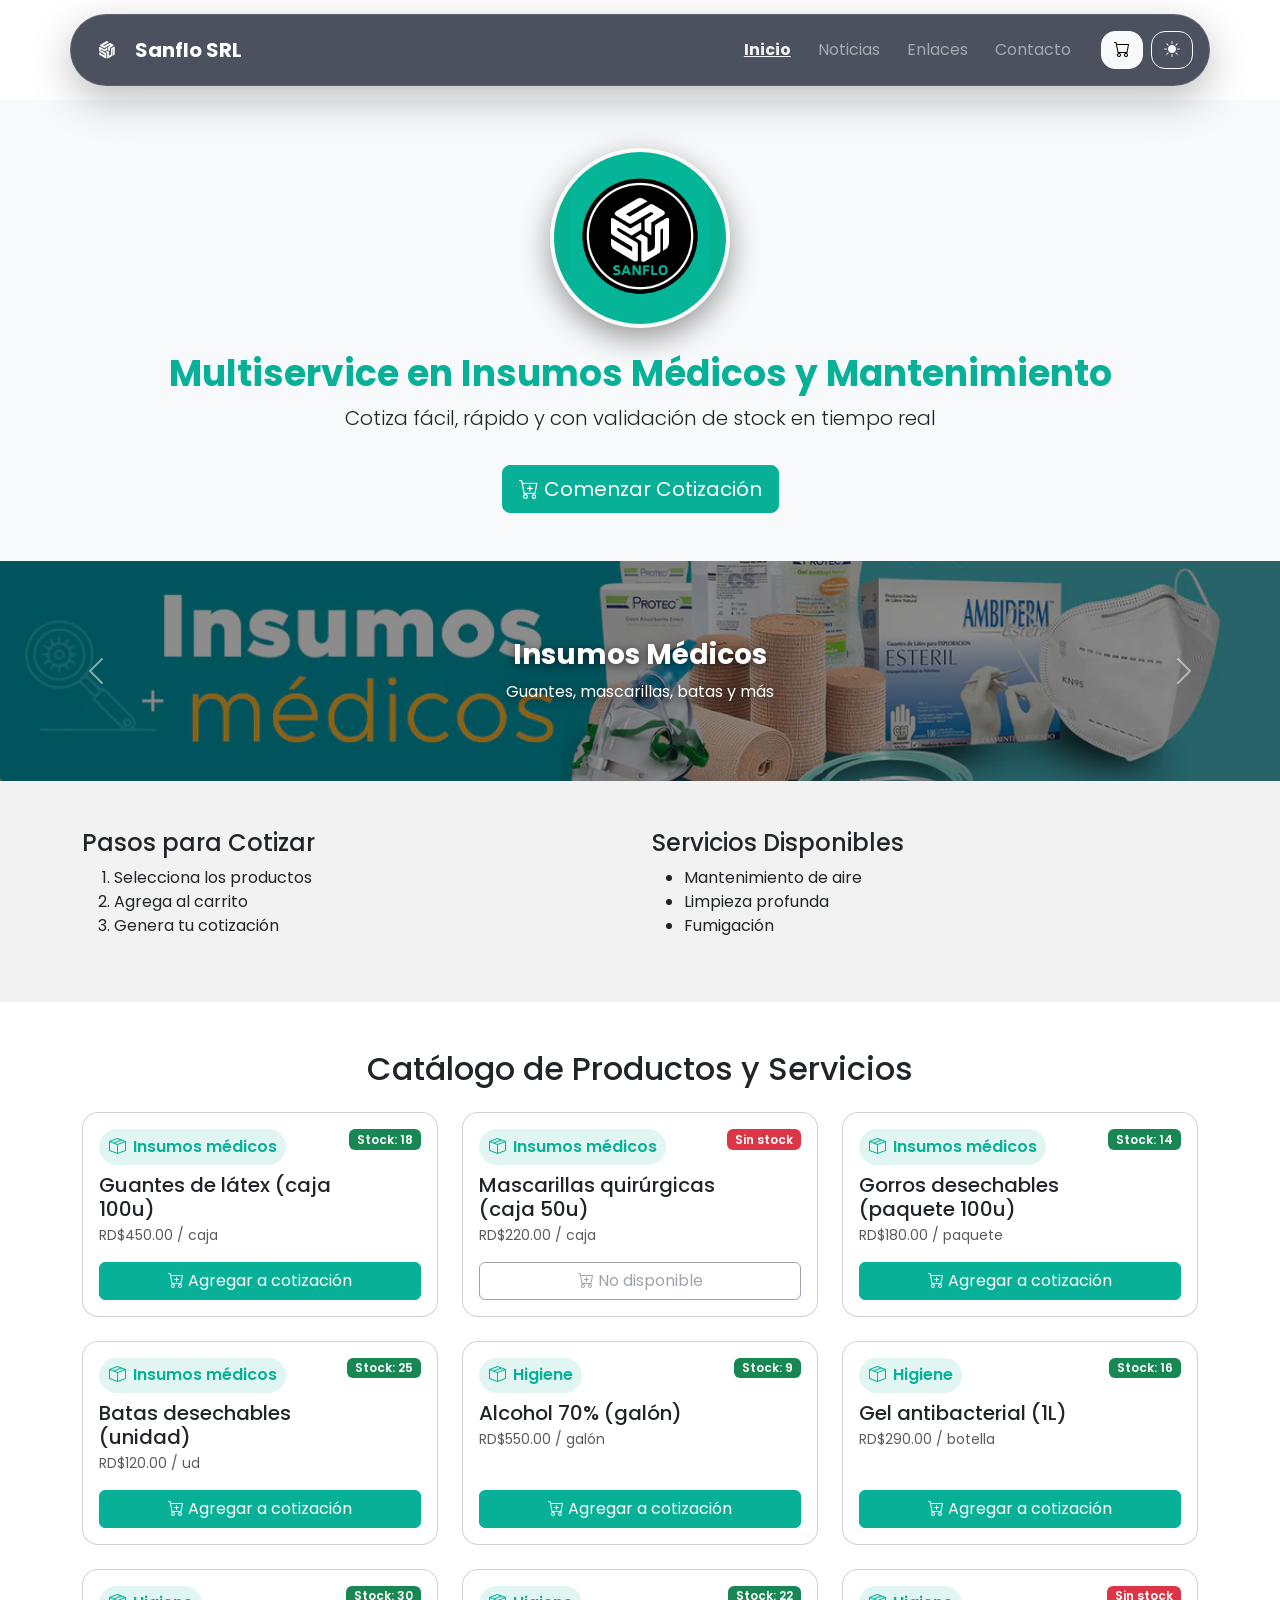
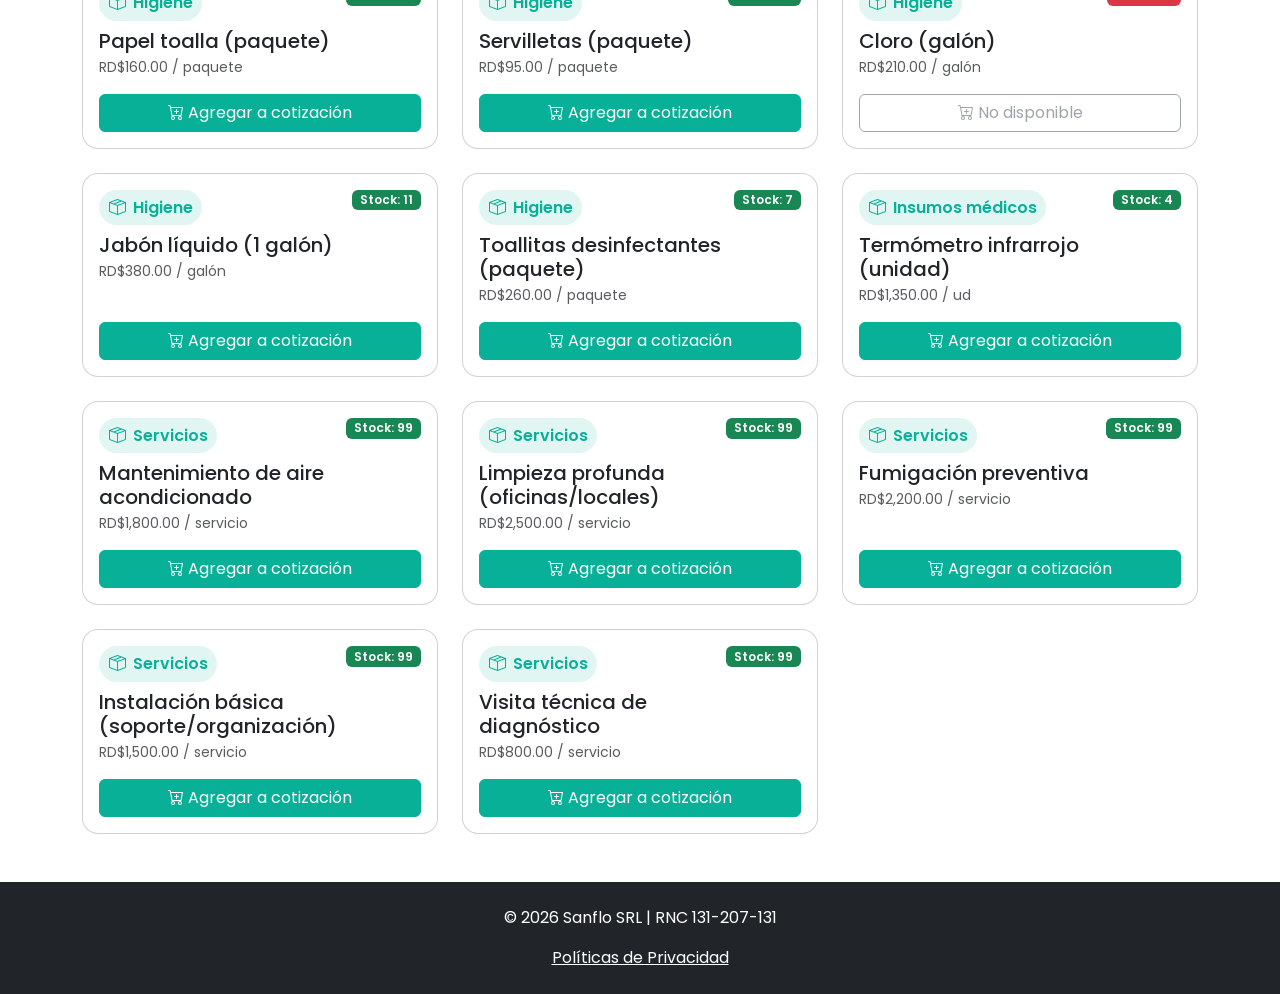
<file: index.html>
<!DOCTYPE html>
<html lang="es">
<head>
  <meta charset="UTF-8">
  <meta name="viewport" content="width=device-width, initial-scale=1.0">

  <!-- SEO -->
  <meta name="description" content="Sanflo SRL - Cotización de insumos médicos, productos de higiene y servicios de mantenimiento en Santo Domingo.">
  <meta name="keywords" content="insumos médicos, guantes, mascarillas, mantenimiento, multiservice, cotización">
  <meta name="author" content="Sanflo SRL">

  <title>Sanflo SRL | Multiservice Médico</title>

  <link rel="icon" type="image/png" sizes="32x32" href="assets/icons/favicon.png">
  <link rel="shortcut icon" href="assets/icons/favicon.png">

  <link href="https://cdn.jsdelivr.net/npm/bootstrap@5.3.2/dist/css/bootstrap.min.css" rel="stylesheet">
  <link href="https://cdn.jsdelivr.net/npm/bootstrap-icons/font/bootstrap-icons.css" rel="stylesheet">
  <link href="https://fonts.googleapis.com/css2?family=Poppins:wght@300;400;600;700&display=swap" rel="stylesheet">

  <link rel="stylesheet" href="css/style.css">
</head>
<body>

  <!-- NAVBAR -->
  <nav class="navbar navbar-expand-lg navbar-dark sanflo-nav">
    <div class="container sanflo-nav-inner">
      <a class="navbar-brand d-flex align-items-center gap-2 sanflo-brand" href="index.html">
        <img src="assets/img/logo-blanco.png" alt="Sanflo SRL" height="40">
        <span class="fw-bold text-white">Sanflo SRL</span>
      </a>

      <button class="navbar-toggler" type="button" data-bs-toggle="collapse" data-bs-target="#menu" aria-controls="menu" aria-expanded="false" aria-label="Abrir menú">
        <span class="navbar-toggler-icon"></span>
      </button>

      <div class="collapse navbar-collapse" id="menu">
        <ul class="navbar-nav ms-auto">
          <li class="nav-item"><a class="nav-link sanflo-link active" href="index.html">Inicio</a></li>
          <li class="nav-item"><a class="nav-link sanflo-link" href="noticias.html">Noticias</a></li>
          <li class="nav-item"><a class="nav-link sanflo-link" href="enlaces.html">Enlaces</a></li>
          <li class="nav-item"><a class="nav-link sanflo-link" href="contacto.html">Contacto</a></li>
        </ul>

        <!-- Carrito -->
        <button
          class="btn btn-light ms-3 position-relative sanflo-iconbtn"
          type="button"
          data-bs-toggle="offcanvas"
          data-bs-target="#cartCanvas"
          aria-controls="cartCanvas">
          <i class="bi bi-cart"></i>
          <span data-cart-badge class="position-absolute top-0 start-100 translate-middle badge rounded-pill bg-danger d-none">0</span>
        </button>

        <!-- Dark mode -->
        <button id="themeToggle" class="btn btn-outline-light ms-2 sanflo-iconbtn" type="button" aria-label="Cambiar tema">
          <i data-theme-icon class="bi bi-sun-fill"></i>
        </button>
      </div>
    </div>
  </nav>

  <!-- HERO -->
  <section class="py-5 text-center bg-light">
    <div class="container">
      <div class="hero-logo mb-4">
        <img src="assets/img/logo-completo.png" alt="Sanflo SRL">
      </div>
      <h1 class="hero-title fw-bold text-sanflo">Multiservice en Insumos Médicos y Mantenimiento</h1>
      <p class="lead">Cotiza fácil, rápido y con validación de stock en tiempo real</p>
      <a href="#catalogo" class="btn btn-sanflo btn-lg mt-3">
        <i class="bi bi-cart-plus"></i> Comenzar Cotización
      </a>
    </div>
  </section>

  <!-- CARRUSEL -->
  <div id="carouselExample" class="carousel slide">
    <div class="carousel-inner">

      <div class="carousel-item active">
        <div class="sanflo-slide sanflo-slide-1 d-flex flex-column justify-content-center text-center text-white p-5">
          <h3 class="fw-bold text-shadow">Insumos Médicos</h3>
          <p class="mb-0 text-shadow">Guantes, mascarillas, batas y más</p>
        </div>
      </div>

      <div class="carousel-item">
        <div class="sanflo-slide sanflo-slide-2 d-flex flex-column justify-content-center text-center text-white p-5">
          <h3 class="fw-bold text-shadow">Productos de Higiene</h3>
          <p class="mb-0 text-shadow">Alcohol, gel antibacterial, papel toalla</p>
        </div>
      </div>

      <div class="carousel-item">
        <div class="sanflo-slide sanflo-slide-3 d-flex flex-column justify-content-center text-center text-white p-5">
          <h3 class="fw-bold text-shadow">Servicios de Mantenimiento</h3>
          <p class="mb-0 text-shadow">Limpieza profunda y soporte técnico</p>
        </div>
      </div>

    </div>

    <button class="carousel-control-prev" type="button" data-bs-target="#carouselExample" data-bs-slide="prev">
      <span class="carousel-control-prev-icon"></span>
    </button>

    <button class="carousel-control-next" type="button" data-bs-target="#carouselExample" data-bs-slide="next">
      <span class="carousel-control-next-icon"></span>
    </button>
  </div>

  <!-- LISTAS -->
  <section class="py-5 section-soft">
    <div class="container">
      <div class="row">
        <div class="col-md-6">
          <h4>Pasos para Cotizar</h4>
          <ol>
            <li>Selecciona los productos</li>
            <li>Agrega al carrito</li>
            <li>Genera tu cotización</li>
          </ol>
        </div>
        <div class="col-md-6">
          <h4>Servicios Disponibles</h4>
          <ul>
            <li>Mantenimiento de aire</li>
            <li>Limpieza profunda</li>
            <li>Fumigación</li>
          </ul>
        </div>
      </div>
    </div>
  </section>

  <!-- CATÁLOGO -->
  <section id="catalogo" class="py-5">
    <div class="container">
      <h2 class="text-center mb-4">Catálogo de Productos y Servicios</h2>
      <div id="catalogGrid" class="row row-cols-1 row-cols-md-3 g-4"></div>
    </div>
  </section>

  <!-- OFFCANVAS CARRITO -->
  <div class="offcanvas offcanvas-end" tabindex="-1" id="cartCanvas" aria-labelledby="cartCanvasLabel">
    <div class="offcanvas-header">
      <h5 class="offcanvas-title" id="cartCanvasLabel">Cotización</h5>
      <button type="button" class="btn-close" data-bs-dismiss="offcanvas" aria-label="Cerrar"></button>
    </div>
    <div class="offcanvas-body">
      <div id="cartItems"></div>
      <div id="cartTotals" class="mt-4"></div>
    </div>
  </div>

  <!-- TOAST -->
  <div class="toast-container position-fixed bottom-0 end-0 p-3">
    <div id="liveToast" class="toast" role="alert" aria-live="assertive" aria-atomic="true">
      <div class="toast-header">
        <strong class="me-auto" id="toastTitle">Notificación</strong>
        <button type="button" class="btn-close" data-bs-dismiss="toast" aria-label="Cerrar"></button>
      </div>
      <div class="toast-body" id="toastMsg"></div>
    </div>
  </div>

  <!-- FOOTER -->
  <footer class="bg-dark text-white text-center p-4">
    <p>© 2026 Sanflo SRL | RNC 131-207-131</p>
    <a href="privacidad.html" class="text-white">Políticas de Privacidad</a>
  </footer>

  <script src="https://cdn.jsdelivr.net/npm/bootstrap@5.3.2/dist/js/bootstrap.bundle.min.js"></script>
  <script src="js/catalogo.js"></script>
  <script src="js/cotizador.js"></script>
  <script src="js/main.js"></script>
</body>
</html>
</file>
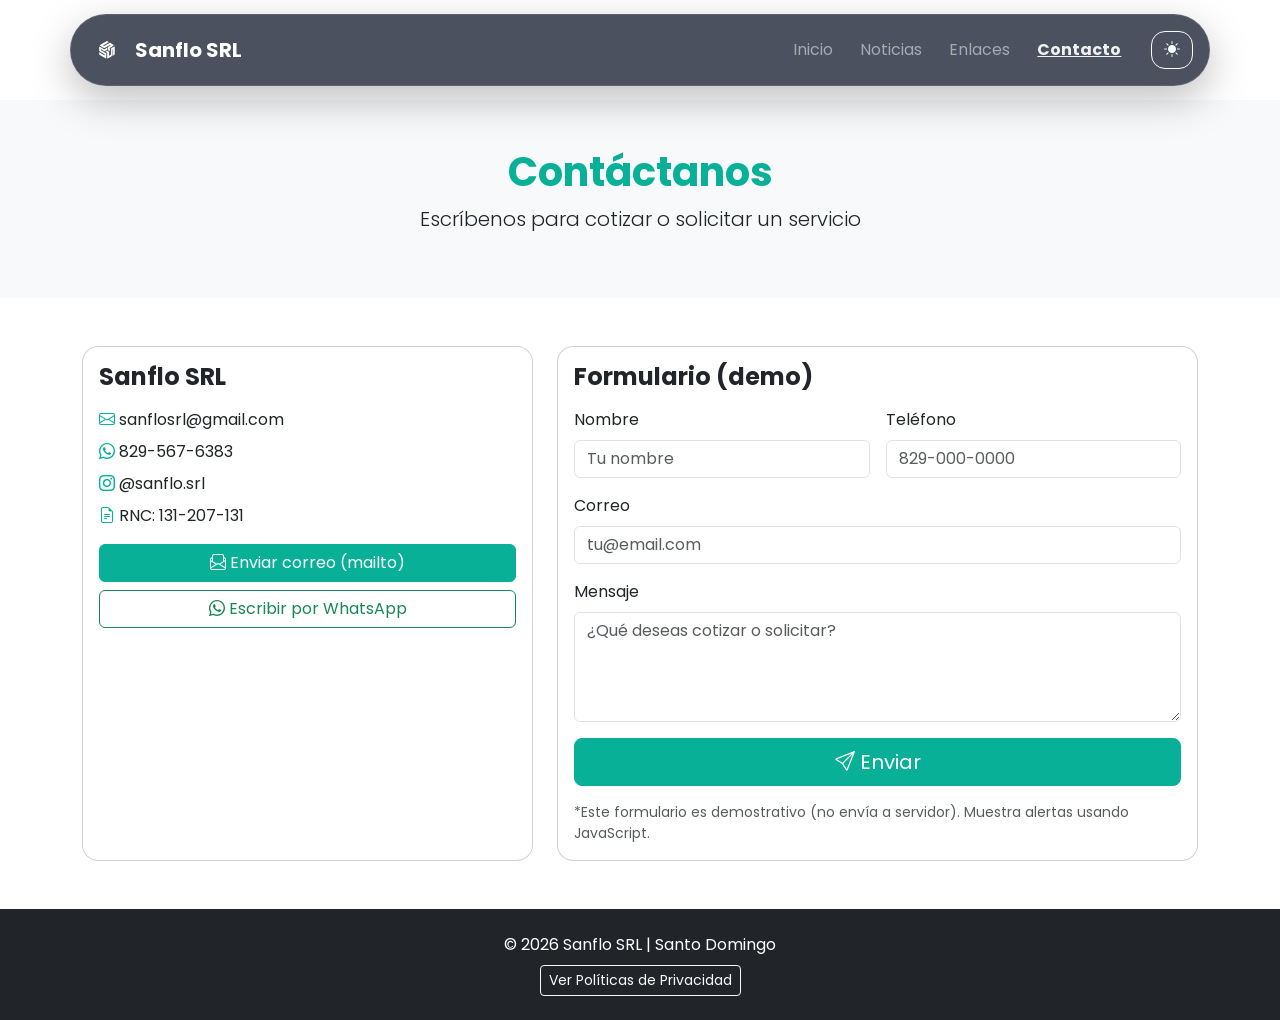
<file: contacto.html>
<!DOCTYPE html>
<html lang="es">
<head>
  <meta charset="UTF-8">
  <meta name="viewport" content="width=device-width, initial-scale=1.0">

  <meta name="description" content="Contacto Sanflo SRL - Cotización de insumos médicos y multiservicios">
  <meta name="keywords" content="contacto sanflo, whatsapp sanflo, correo sanflo, cotizar insumos">
  <meta name="author" content="Sanflo SRL">

  <title>Contacto | Sanflo SRL</title>

  <link rel="icon" type="image/png" sizes="32x32" href="assets/icons/favicon.png">
  <link rel="shortcut icon" href="assets/icons/favicon.png">

  <link href="https://cdn.jsdelivr.net/npm/bootstrap@5.3.2/dist/css/bootstrap.min.css" rel="stylesheet">
  <link href="https://cdn.jsdelivr.net/npm/bootstrap-icons/font/bootstrap-icons.css" rel="stylesheet">
  <link href="https://fonts.googleapis.com/css2?family=Poppins:wght@300;400;600;700&display=swap" rel="stylesheet">

  <link rel="stylesheet" href="css/style.css">
</head>

<body>

  <!-- NAVBAR (PILL) -->
  <nav class="navbar navbar-expand-lg navbar-dark sanflo-nav">
    <div class="container sanflo-nav-inner">

      <a class="navbar-brand d-flex align-items-center gap-2 sanflo-brand" href="index.html">
        <img src="assets/img/logo-blanco.png" alt="Sanflo SRL" height="40">
        <span class="fw-bold text-white">Sanflo SRL</span>
      </a>

      <button class="navbar-toggler" type="button" data-bs-toggle="collapse" data-bs-target="#menu" aria-controls="menu" aria-expanded="false" aria-label="Abrir menú">
        <span class="navbar-toggler-icon"></span>
      </button>

      <div class="collapse navbar-collapse" id="menu">
        <ul class="navbar-nav ms-auto">
          <li class="nav-item"><a class="nav-link sanflo-link" href="index.html">Inicio</a></li>
          <li class="nav-item"><a class="nav-link sanflo-link" href="noticias.html">Noticias</a></li>
          <li class="nav-item"><a class="nav-link sanflo-link" href="enlaces.html">Enlaces</a></li>
          <li class="nav-item"><a class="nav-link sanflo-link active" href="contacto.html">Contacto</a></li>
        </ul>

        <button id="themeToggle" class="btn btn-outline-light ms-3 sanflo-iconbtn" type="button" aria-label="Cambiar tema">
          <i data-theme-icon class="bi bi-sun-fill"></i>
        </button>
      </div>

    </div>
  </nav>

  <!-- HEADER -->
  <section class="py-5 text-center bg-light">
    <div class="container">
      <h1 class="fw-bold text-sanflo">Contáctanos</h1>
      <p class="lead">Escríbenos para cotizar o solicitar un servicio</p>
    </div>
  </section>

  <!-- CONTACTO -->
  <section class="py-5">
    <div class="container">
      <div class="row g-4">

        <!-- INFO -->
        <div class="col-lg-5">
          <div class="card rounded-4 hover-lift h-100">
            <div class="card-body">
              <h4 class="fw-bold mb-3">Sanflo SRL</h4>

              <p class="mb-2"><i class="bi bi-envelope text-sanflo"></i> sanflosrl@gmail.com</p>
              <p class="mb-2"><i class="bi bi-whatsapp text-sanflo"></i> 829-567-6383</p>
              <p class="mb-2"><i class="bi bi-instagram text-sanflo"></i> @sanflo.srl</p>
              <p class="mb-3"><i class="bi bi-file-earmark-text text-sanflo"></i> RNC: 131-207-131</p>

              <!-- MAILTO (requisito) -->
              <a class="btn btn-sanflo w-100 mb-2"
                 href="mailto:sanflosrl@gmail.com?subject=Cotización%20Sanflo%20SRL&body=Hola%20Sanflo%2C%20quiero%20una%20cotización...">
                <i class="bi bi-envelope-paper"></i> Enviar correo (mailto)
              </a>

              <!-- WHATSAPP -->
              <a class="btn btn-outline-success w-100"
                 href="https://wa.me/18295676383"
                 target="_blank"
                 rel="noopener">
                <i class="bi bi-whatsapp"></i> Escribir por WhatsApp
              </a>
            </div>
          </div>
        </div>

        <!-- FORM -->
        <div class="col-lg-7">
          <div class="card rounded-4 hover-lift">
            <div class="card-body">
              <h4 class="fw-bold mb-3">Formulario (demo)</h4>

              <div id="formAlert" class="alert d-none" role="alert"></div>

              <form id="contactForm">
                <div class="row g-3">
                  <div class="col-md-6">
                    <label class="form-label">Nombre</label>
                    <input type="text" class="form-control" id="nombre" placeholder="Tu nombre">
                  </div>

                  <div class="col-md-6">
                    <label class="form-label">Teléfono</label>
                    <input type="text" class="form-control" id="telefono" placeholder="829-000-0000">
                  </div>

                  <div class="col-12">
                    <label class="form-label">Correo</label>
                    <input type="email" class="form-control" id="correo" placeholder="tu@email.com">
                  </div>

                  <div class="col-12">
                    <label class="form-label">Mensaje</label>
                    <textarea class="form-control" id="mensaje" rows="4" placeholder="¿Qué deseas cotizar o solicitar?"></textarea>
                  </div>

                  <div class="col-12 d-grid">
                    <button type="submit" class="btn btn-sanflo btn-lg">
                      <i class="bi bi-send"></i> Enviar
                    </button>
                  </div>
                </div>
              </form>

              <p class="small text-muted mt-3 mb-0">
                *Este formulario es demostrativo (no envía a servidor). Muestra alertas usando JavaScript.
              </p>
            </div>
          </div>
        </div>

      </div>
    </div>
  </section>

  <!-- MODAL PRIVACIDAD -->
  <div class="modal fade" id="privacyModal" tabindex="-1" aria-hidden="true">
    <div class="modal-dialog modal-lg modal-dialog-centered">
      <div class="modal-content rounded-4">
        <div class="modal-header">
          <h5 class="modal-title">Políticas de Privacidad</h5>
          <button type="button" class="btn-close" data-bs-dismiss="modal"></button>
        </div>
        <div class="modal-body">
          <p>
            Sanflo SRL utiliza los datos proporcionados únicamente para responder solicitudes de cotización y contacto.
            No compartimos información con terceros sin autorización.
          </p>
          <ul>
            <li>Datos usados: nombre, correo, teléfono y mensaje.</li>
            <li>Uso: responder contacto/cotización.</li>
            <li>Seguridad: medidas básicas para proteger la información.</li>
          </ul>
        </div>
        <div class="modal-footer">
          <a href="privacidad.html" class="btn btn-outline-secondary">Ver página completa</a>
          <button type="button" class="btn btn-sanflo" data-bs-dismiss="modal">Entendido</button>
        </div>
      </div>
    </div>
  </div>

  <!-- FOOTER -->
  <footer class="bg-dark text-white text-center p-4">
    <p class="mb-2">© 2026 Sanflo SRL | Santo Domingo</p>
    <button class="btn btn-outline-light btn-sm" data-bs-toggle="modal" data-bs-target="#privacyModal">
      Ver Políticas de Privacidad
    </button>
  </footer>

  <script src="https://cdn.jsdelivr.net/npm/bootstrap@5.3.2/dist/js/bootstrap.bundle.min.js"></script>
  <script src="js/main.js"></script>

  <!-- JS inline SOLO para el formulario (alertas con JS) -->
  <script>
    const form = document.getElementById('contactForm');
    const alertBox = document.getElementById('formAlert');

    form.addEventListener('submit', (e) => {
      e.preventDefault();

      const nombre = document.getElementById('nombre').value.trim();
      const correo = document.getElementById('correo').value.trim();
      const mensaje = document.getElementById('mensaje').value.trim();

      if (!nombre || !correo || !mensaje) {
        alertBox.className = "alert alert-danger";
        alertBox.textContent = "⚠️ Por favor completa Nombre, Correo y Mensaje.";
        alertBox.classList.remove("d-none");
        return;
      }

      alertBox.className = "alert alert-success";
      alertBox.textContent = "✅ Mensaje enviado (demo). Pronto te contactaremos.";
      alertBox.classList.remove("d-none");

      form.reset();
    });
  </script>

</body>
</html>
</file>
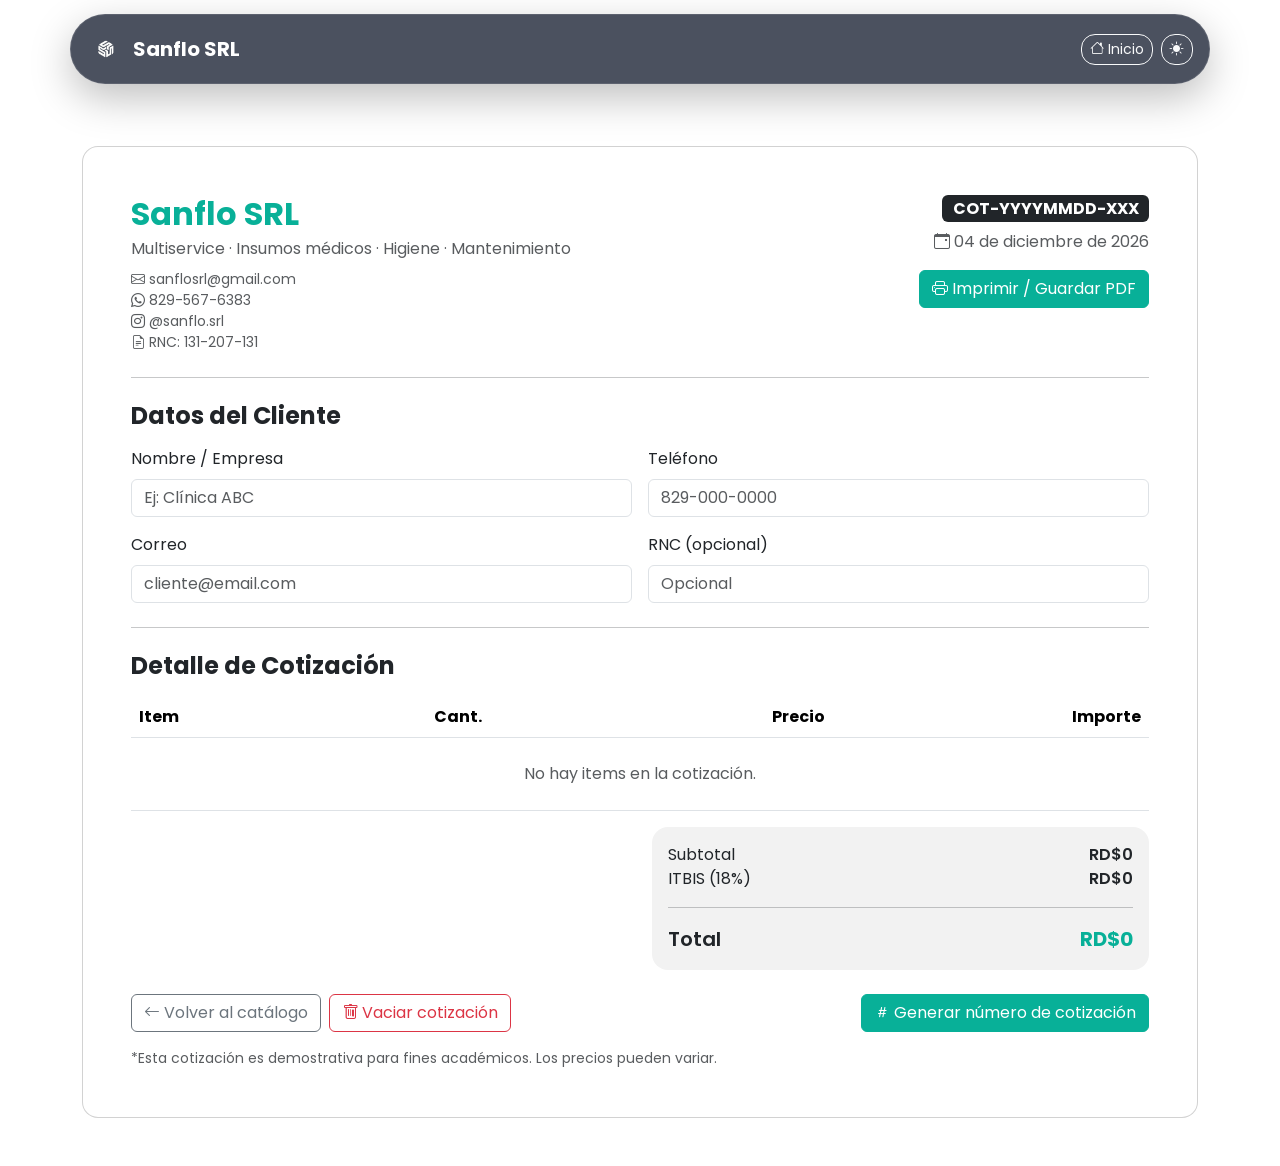
<file: cotizacion.html>
<!DOCTYPE html>
<html lang="es">
<head>
  <meta charset="UTF-8">
  <meta name="viewport" content="width=device-width, initial-scale=1.0">

  <meta name="description" content="Cotización imprimible - Sanflo SRL">
  <meta name="keywords" content="cotización, factura, sanflo srl, itbis 18%">
  <meta name="author" content="Sanflo SRL">

  <title>Cotización | Sanflo SRL</title>

  <link rel="icon" type="image/png" sizes="32x32" href="assets/icons/favicon.png">
  <link rel="shortcut icon" href="assets/icons/favicon.png">

  <link href="https://cdn.jsdelivr.net/npm/bootstrap@5.3.2/dist/css/bootstrap.min.css" rel="stylesheet">
  <link href="https://cdn.jsdelivr.net/npm/bootstrap-icons/font/bootstrap-icons.css" rel="stylesheet">
  <link href="https://fonts.googleapis.com/css2?family=Poppins:wght@300;400;600;700&display=swap" rel="stylesheet">

  <link rel="stylesheet" href="css/style.css">

  <style>
    /* Ajustes para impresión */
    @media print{
      .no-print{display:none !important;}
      body{background:#fff !important; color:#000 !important;}
      .card{box-shadow:none !important;}
    }
  </style>
</head>

<body>

  <!-- NAVBAR (no se imprime) - PILL -->
  <nav class="navbar navbar-expand-lg navbar-dark sanflo-nav no-print">
    <div class="container sanflo-nav-inner">

      <a class="navbar-brand d-flex align-items-center gap-2 sanflo-brand" href="index.html">
        <img src="assets/img/logo-blanco.png" alt="Sanflo SRL" height="38">
        <span class="fw-bold text-white">Sanflo SRL</span>
      </a>

      <div class="ms-auto d-flex gap-2">
        <a href="index.html" class="btn btn-outline-light btn-sm sanflo-iconbtn">
          <i class="bi bi-house"></i> Inicio
        </a>
        <button id="themeToggle" class="btn btn-outline-light btn-sm sanflo-iconbtn" type="button" aria-label="Cambiar tema">
          <i data-theme-icon class="bi bi-sun-fill"></i>
        </button>
      </div>

    </div>
  </nav>

  <!-- CONTENIDO -->
  <section class="py-5">
    <div class="container">
      <div class="card rounded-4">
        <div class="card-body p-4 p-md-5">

          <!-- HEADER EMPRESA -->
          <div class="d-flex flex-column flex-md-row justify-content-between gap-3">
            <div>
              <h2 class="fw-bold text-sanflo mb-1">Sanflo SRL</h2>
              <div class="text-muted">Multiservice · Insumos médicos · Higiene · Mantenimiento</div>
              <div class="small text-muted mt-2">
                <div><i class="bi bi-envelope"></i> sanflosrl@gmail.com</div>
                <div><i class="bi bi-whatsapp"></i> 829-567-6383</div>
                <div><i class="bi bi-instagram"></i> @sanflo.srl</div>
                <div><i class="bi bi-file-earmark-text"></i> RNC: 131-207-131</div>
              </div>
            </div>

            <div class="text-md-end">
              <div class="badge text-bg-dark fs-6 mb-2" id="quoteNumber">COT-YYYYMMDD-XXX</div>
              <div class="text-muted">
                <i class="bi bi-calendar-event"></i> <span id="quoteDate"></span>
              </div>
              <div class="mt-3 no-print">
                <button class="btn btn-sanflo" onclick="window.print()">
                  <i class="bi bi-printer"></i> Imprimir / Guardar PDF
                </button>
              </div>
            </div>
          </div>

          <hr class="my-4">

          <!-- DATOS CLIENTE -->
          <h4 class="fw-bold mb-3">Datos del Cliente</h4>
          <div class="row g-3">
            <div class="col-md-6">
              <label class="form-label">Nombre / Empresa</label>
              <input type="text" class="form-control" id="clienteNombre" placeholder="Ej: Clínica ABC">
            </div>
            <div class="col-md-6">
              <label class="form-label">Teléfono</label>
              <input type="text" class="form-control" id="clienteTel" placeholder="829-000-0000">
            </div>
            <div class="col-md-6">
              <label class="form-label">Correo</label>
              <input type="email" class="form-control" id="clienteEmail" placeholder="cliente@email.com">
            </div>
            <div class="col-md-6">
              <label class="form-label">RNC (opcional)</label>
              <input type="text" class="form-control" id="clienteRnc" placeholder="Opcional">
            </div>
          </div>

          <hr class="my-4">

          <!-- DETALLE -->
          <h4 class="fw-bold mb-3">Detalle de Cotización</h4>

          <div class="table-responsive">
            <table class="table align-middle">
              <thead>
                <tr>
                  <th>Item</th>
                  <th class="text-center">Cant.</th>
                  <th class="text-end">Precio</th>
                  <th class="text-end">Importe</th>
                </tr>
              </thead>
              <tbody id="quoteTable"></tbody>
            </table>
          </div>

          <!-- TOTALES -->
          <div class="row justify-content-end">
            <div class="col-md-6">
              <div class="p-3 rounded-4 section-soft">
                <div class="d-flex justify-content-between">
                  <span>Subtotal</span>
                  <span class="fw-semibold" id="subtotal">RD$0</span>
                </div>
                <div class="d-flex justify-content-between">
                  <span>ITBIS (18%)</span>
                  <span class="fw-semibold" id="itbis">RD$0</span>
                </div>
                <hr>
                <div class="d-flex justify-content-between fs-5">
                  <span class="fw-semibold">Total</span>
                  <span class="fw-bold text-sanflo" id="total">RD$0</span>
                </div>
              </div>
            </div>
          </div>

          <!-- BOTONES -->
          <div class="d-flex flex-column flex-md-row gap-2 mt-4 no-print">
            <a class="btn btn-outline-secondary" href="index.html">
              <i class="bi bi-arrow-left"></i> Volver al catálogo
            </a>
            <button class="btn btn-outline-danger" id="btnVaciar" type="button">
              <i class="bi bi-trash"></i> Vaciar cotización
            </button>
            <button class="btn btn-sanflo ms-md-auto" id="btnGenerarNum" type="button">
              <i class="bi bi-hash"></i> Generar número de cotización
            </button>
          </div>

          <p class="small text-muted mt-3 mb-0">
            *Esta cotización es demostrativa para fines académicos. Los precios pueden variar.
          </p>

        </div>
      </div>
    </div>
  </section>

  <script src="https://cdn.jsdelivr.net/npm/bootstrap@5.3.2/dist/js/bootstrap.bundle.min.js"></script>
  <script src="js/catalogo.js"></script>
  <script src="js/cotizador.js"></script>
  <script src="js/main.js"></script>

  <script>
    function renderQuote(){
      const cart = (function(){
        try{ return JSON.parse(localStorage.getItem('sanflo_cart_v1')) || []; }
        catch{ return []; }
      })();

      const tbody = document.getElementById('quoteTable');

      if(cart.length === 0){
        tbody.innerHTML = `<tr><td colspan="4" class="text-center text-muted py-4">No hay items en la cotización.</td></tr>`;
        document.getElementById('subtotal').textContent = 'RD$0';
        document.getElementById('itbis').textContent = 'RD$0';
        document.getElementById('total').textContent = 'RD$0';
        return;
      }

      tbody.innerHTML = cart.map(line => {
        const item = findItemById(line.id);
        if(!item) return '';
        const imp = item.precio * line.qty;
        return `
          <tr>
            <td>
              <div class="fw-semibold">${item.nombre}</div>
              <div class="small text-muted">${item.categoria}</div>
            </td>
            <td class="text-center">${line.qty}</td>
            <td class="text-end">${money(item.precio)}</td>
            <td class="text-end fw-semibold">${money(imp)}</td>
          </tr>
        `;
      }).join('');

      const totals = calcTotals(cart);
      document.getElementById('subtotal').textContent = money(totals.subtotal);
      document.getElementById('itbis').textContent = money(totals.itbis);
      document.getElementById('total').textContent = money(totals.total);
    }

    document.addEventListener('DOMContentLoaded', () => {
      // Fecha
      const now = new Date();
      document.getElementById('quoteDate').textContent =
        now.toLocaleDateString('es-DO', { year:'numeric', month:'long', day:'2-digit' });

      // Número (se genera con botón)
      document.getElementById('quoteNumber').textContent = 'COT-YYYYMMDD-XXX';

      renderQuote();

      document.getElementById('btnVaciar').addEventListener('click', () => {
        localStorage.setItem('sanflo_cart_v1', JSON.stringify([]));
        renderQuote();
        alert('Cotización vaciada.');
      });

      document.getElementById('btnGenerarNum').addEventListener('click', () => {
        document.getElementById('quoteNumber').textContent = nextQuoteNumber();
      });
    });
  </script>

</body>
</html>
</file>
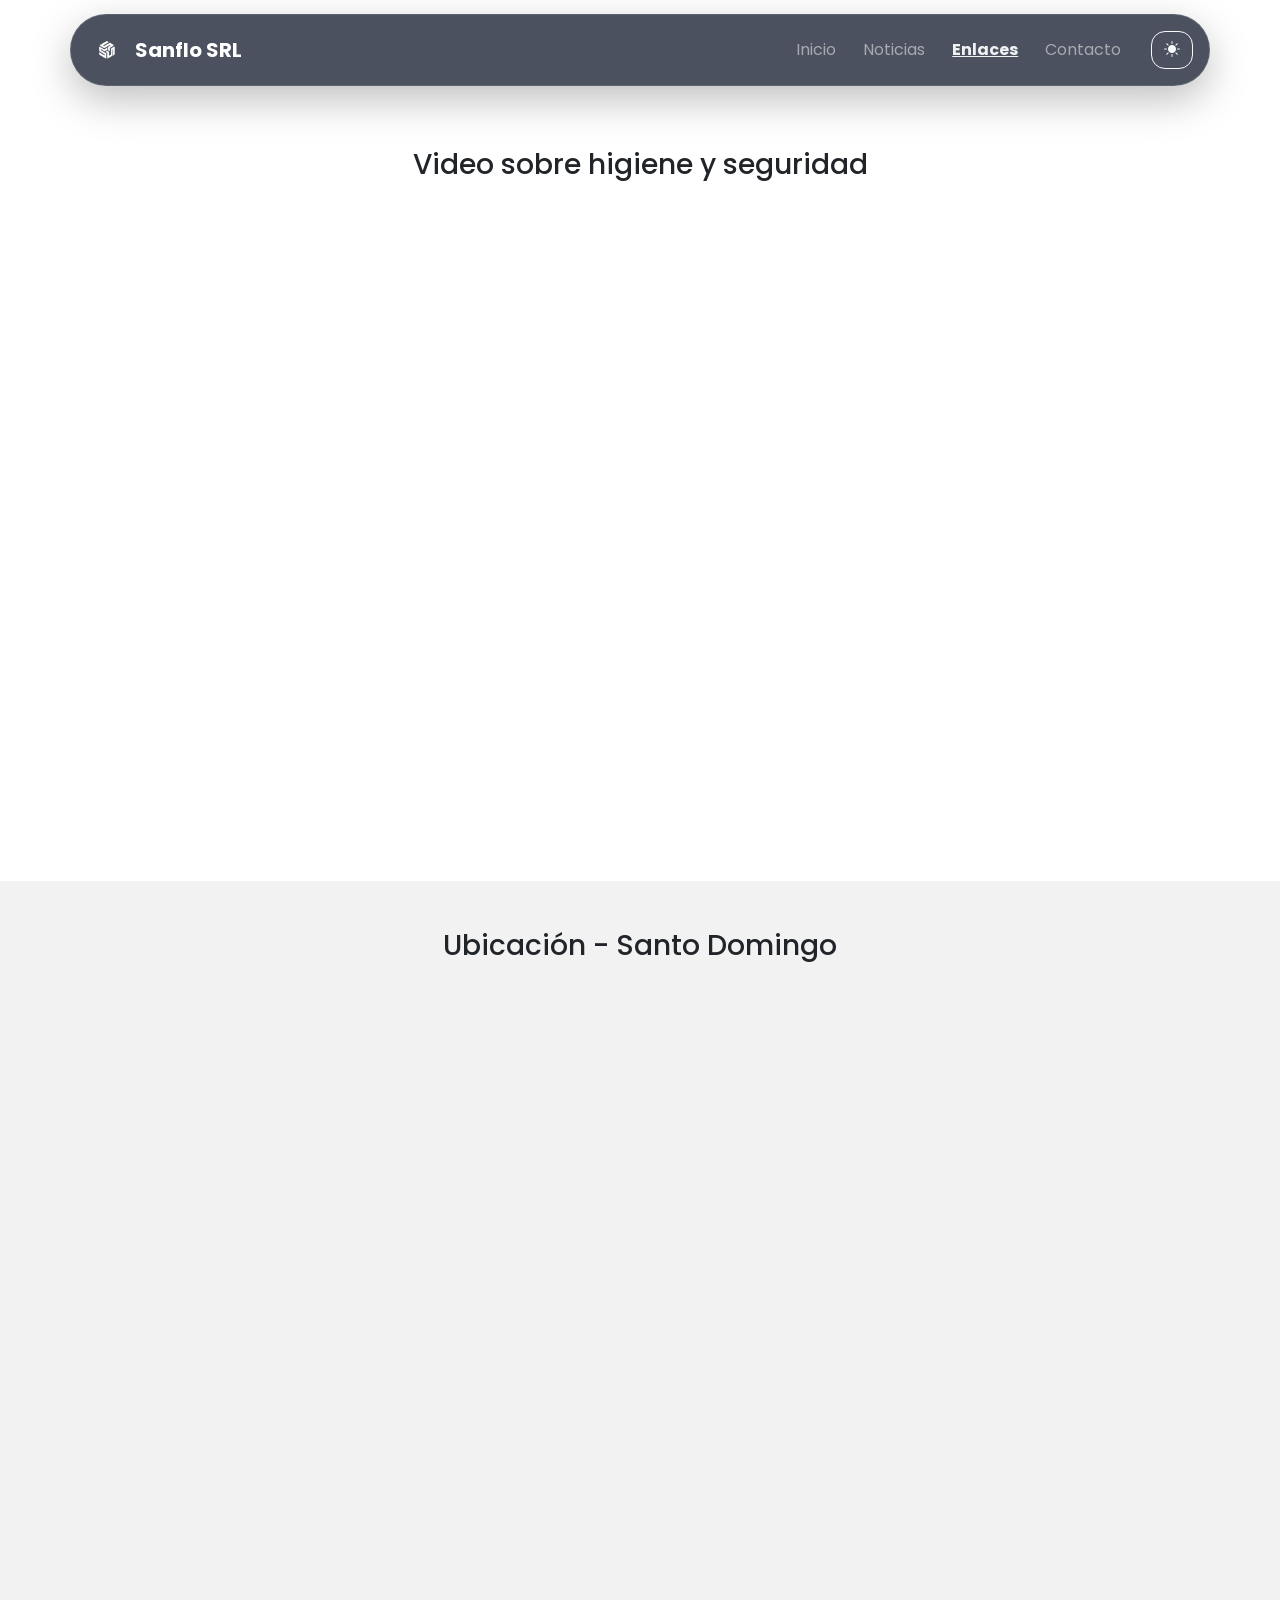
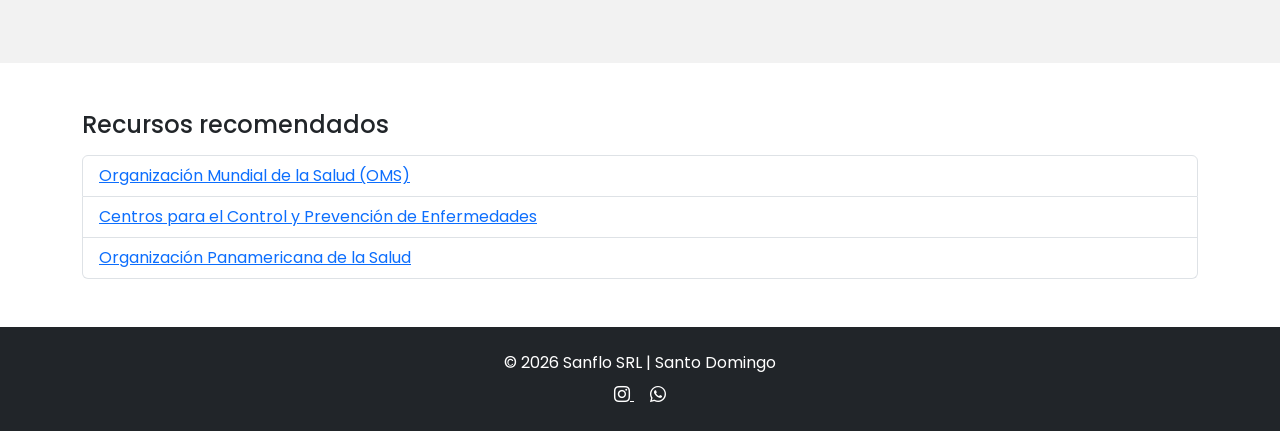
<file: enlaces.html>
<!DOCTYPE html>
<html lang="es">
<head>
  <meta charset="UTF-8">
  <meta name="viewport" content="width=device-width, initial-scale=1.0">

  <meta name="description" content="Enlaces de interés y ubicación de Sanflo SRL en Santo Domingo">
  <meta name="keywords" content="Sanflo SRL ubicación, Google Maps, insumos médicos, YouTube higiene">
  <meta name="author" content="Sanflo SRL">

  <title>Enlaces de Interés | Sanflo SRL</title>

  <link rel="icon" type="image/png" sizes="32x32" href="assets/icons/favicon.png">
  <link rel="shortcut icon" href="assets/icons/favicon.png">

  <!-- Bootstrap -->
  <link href="https://cdn.jsdelivr.net/npm/bootstrap@5.3.2/dist/css/bootstrap.min.css" rel="stylesheet">
  <!-- Bootstrap Icons -->
  <link href="https://cdn.jsdelivr.net/npm/bootstrap-icons/font/bootstrap-icons.css" rel="stylesheet">
  <!-- Google Fonts -->
  <link href="https://fonts.googleapis.com/css2?family=Poppins:wght@300;400;600;700&display=swap" rel="stylesheet">

  <!-- Tu CSS -->
  <link rel="stylesheet" href="css/style.css">
</head>

<body>

  <!-- NAVBAR (PILL) -->
  <nav class="navbar navbar-expand-lg navbar-dark sanflo-nav">
    <div class="container sanflo-nav-inner">

      <a class="navbar-brand d-flex align-items-center gap-2 sanflo-brand" href="index.html">
        <img src="assets/img/logo-blanco.png" alt="Sanflo SRL" height="40">
        <span class="fw-bold text-white">Sanflo SRL</span>
      </a>

      <button class="navbar-toggler" type="button" data-bs-toggle="collapse" data-bs-target="#menu" aria-controls="menu" aria-expanded="false" aria-label="Abrir menú">
        <span class="navbar-toggler-icon"></span>
      </button>

      <div class="collapse navbar-collapse" id="menu">
        <ul class="navbar-nav ms-auto">
          <li class="nav-item"><a class="nav-link sanflo-link" href="index.html">Inicio</a></li>
          <li class="nav-item"><a class="nav-link sanflo-link" href="noticias.html">Noticias</a></li>
          <li class="nav-item"><a class="nav-link sanflo-link active" href="enlaces.html">Enlaces</a></li>
          <li class="nav-item"><a class="nav-link sanflo-link" href="contacto.html">Contacto</a></li>
        </ul>

        <button id="themeToggle" class="btn btn-outline-light ms-3 sanflo-iconbtn" type="button" aria-label="Cambiar tema">
          <i data-theme-icon class="bi bi-sun-fill"></i>
        </button>
      </div>

    </div>
  </nav>

  <!-- YOUTUBE -->
  <section class="py-5">
    <div class="container">
      <h3 class="mb-4 text-center">Video sobre higiene y seguridad</h3>

      <div class="ratio ratio-16x9">
        <iframe
          src="https://www.youtube.com/embed/QJhTQk_xIJQ"
          title="Video sobre higiene y seguridad"
          allowfullscreen>
        </iframe>
      </div>
    </div>
  </section>

  <!-- GOOGLE MAPS -->
  <section class="py-5 section-soft">
    <div class="container">
      <h3 class="mb-4 text-center">Ubicación - Santo Domingo</h3>

      <div class="ratio ratio-16x9">
        <iframe
          src="https://www.google.com/maps?q=Santo+Domingo&output=embed"
          loading="lazy">
        </iframe>
      </div>
    </div>
  </section>

  <!-- LISTA DE ENLACES -->
  <section class="py-5">
    <div class="container">
      <h4 class="mb-3">Recursos recomendados</h4>
      <ul class="list-group">
        <li class="list-group-item">
          <a href="https://www.who.int" target="_blank" rel="noopener">Organización Mundial de la Salud (OMS)</a>
        </li>
        <li class="list-group-item">
          <a href="https://www.cdc.gov" target="_blank" rel="noopener">Centros para el Control y Prevención de Enfermedades</a>
        </li>
        <li class="list-group-item">
          <a href="https://www.paho.org" target="_blank" rel="noopener">Organización Panamericana de la Salud</a>
        </li>
      </ul>
    </div>
  </section>

  <!-- FOOTER -->
  <footer class="bg-dark text-white text-center p-4">
    <p class="mb-2">© 2026 Sanflo SRL | Santo Domingo</p>
    <div>
      <a href="https://instagram.com/sanflo.srl" target="_blank" class="text-white me-3" rel="noopener">
        <i class="bi bi-instagram"></i>
      </a>
      <a href="https://wa.me/18295676383" target="_blank" class="text-white" rel="noopener">
        <i class="bi bi-whatsapp"></i>
      </a>
    </div>
  </footer>

  <!-- JS -->
  <script src="https://cdn.jsdelivr.net/npm/bootstrap@5.3.2/dist/js/bootstrap.bundle.min.js"></script>
  <script src="js/main.js"></script>

</body>
</html>
</file>
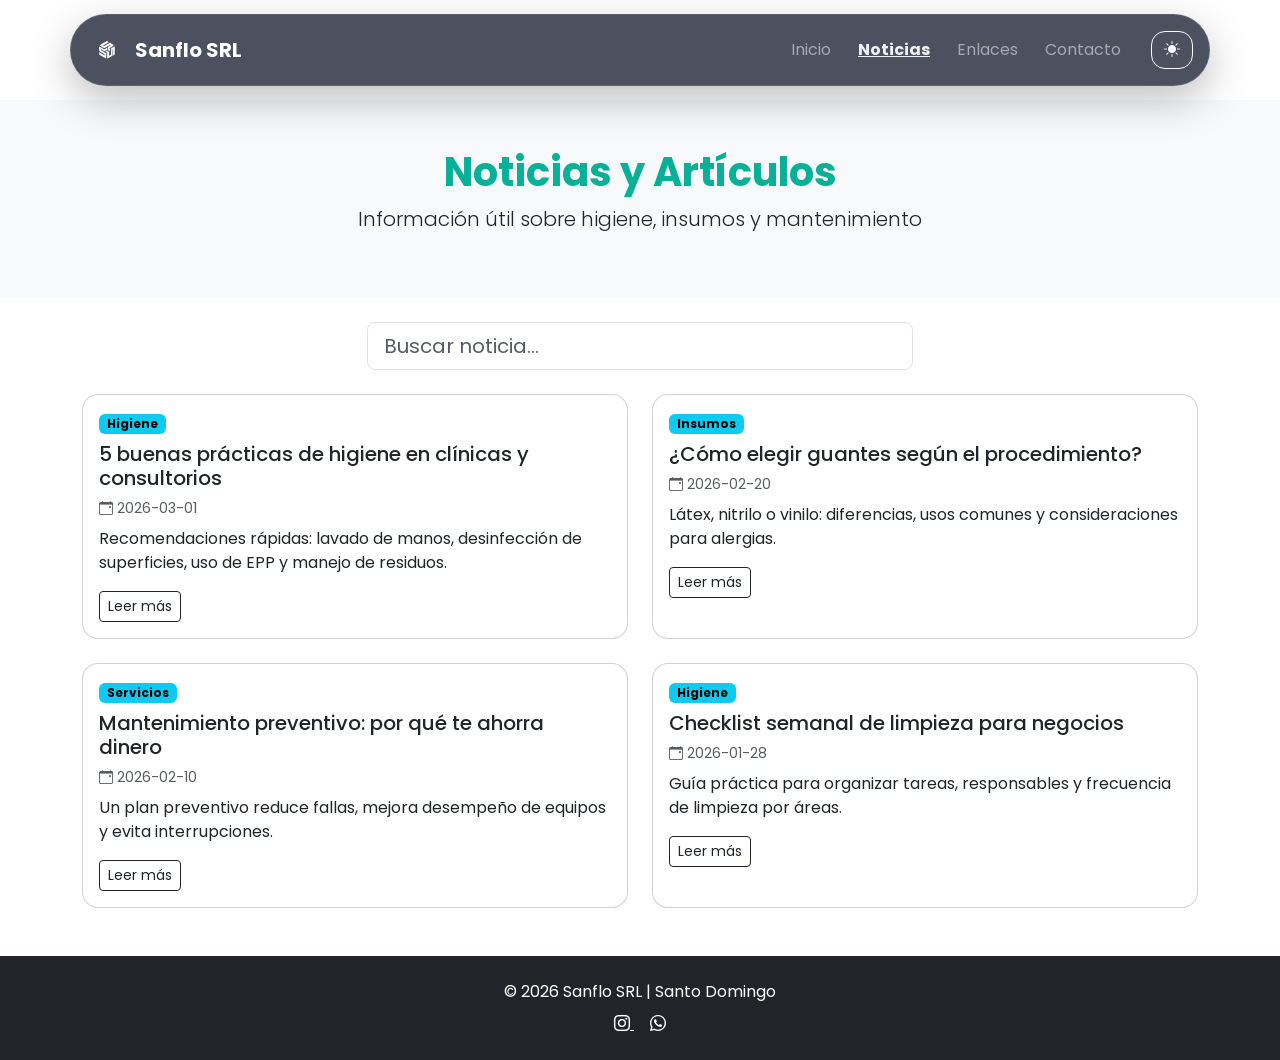
<file: noticias.html>
<!DOCTYPE html>
<html lang="es">
<head>
  <meta charset="UTF-8">
  <meta name="viewport" content="width=device-width, initial-scale=1.0">

  <meta name="description" content="Noticias y artículos sobre insumos médicos, higiene y mantenimiento - Sanflo SRL">
  <meta name="keywords" content="noticias médicas, higiene, mantenimiento, insumos médicos">
  <meta name="author" content="Sanflo SRL">

  <title>Noticias | Sanflo SRL</title>

  <link rel="icon" type="image/png" sizes="32x32" href="assets/icons/favicon.png">
  <link rel="shortcut icon" href="assets/icons/favicon.png">

  <!-- Bootstrap -->
  <link href="https://cdn.jsdelivr.net/npm/bootstrap@5.3.2/dist/css/bootstrap.min.css" rel="stylesheet">
  <!-- Bootstrap Icons -->
  <link href="https://cdn.jsdelivr.net/npm/bootstrap-icons/font/bootstrap-icons.css" rel="stylesheet">
  <!-- Google Fonts -->
  <link href="https://fonts.googleapis.com/css2?family=Poppins:wght@300;400;600;700&display=swap" rel="stylesheet">

  <!-- Tu CSS -->
  <link rel="stylesheet" href="css/style.css">
</head>

<body>

  <!-- NAVBAR (PILL) -->
  <nav class="navbar navbar-expand-lg navbar-dark sanflo-nav">
    <div class="container sanflo-nav-inner">

      <a class="navbar-brand d-flex align-items-center gap-2 sanflo-brand" href="index.html">
        <img src="assets/img/logo-blanco.png" alt="Sanflo SRL" height="40">
        <span class="fw-bold text-white">Sanflo SRL</span>
      </a>

      <button class="navbar-toggler" type="button" data-bs-toggle="collapse" data-bs-target="#menu" aria-controls="menu" aria-expanded="false" aria-label="Abrir menú">
        <span class="navbar-toggler-icon"></span>
      </button>

      <div class="collapse navbar-collapse" id="menu">
        <ul class="navbar-nav ms-auto">
          <li class="nav-item"><a class="nav-link sanflo-link" href="index.html">Inicio</a></li>
          <li class="nav-item"><a class="nav-link sanflo-link active" href="noticias.html">Noticias</a></li>
          <li class="nav-item"><a class="nav-link sanflo-link" href="enlaces.html">Enlaces</a></li>
          <li class="nav-item"><a class="nav-link sanflo-link" href="contacto.html">Contacto</a></li>
        </ul>

        <button id="themeToggle" class="btn btn-outline-light ms-3 sanflo-iconbtn" type="button" aria-label="Cambiar tema">
          <i data-theme-icon class="bi bi-sun-fill"></i>
        </button>
      </div>

    </div>
  </nav>

  <!-- HEADER -->
  <section class="py-5 text-center bg-light">
    <div class="container">
      <h1 class="fw-bold text-sanflo">Noticias y Artículos</h1>
      <p class="lead">Información útil sobre higiene, insumos y mantenimiento</p>
    </div>
  </section>

  <!-- BUSCADOR -->
  <section class="py-4">
    <div class="container">
      <div class="row justify-content-center">
        <div class="col-md-6">
          <input
            type="text"
            id="newsSearch"
            class="form-control form-control-lg"
            placeholder="Buscar noticia..."
          >
        </div>
      </div>
    </div>
  </section>

  <!-- GRID DE NOTICIAS -->
  <section class="pb-5">
    <div class="container">
      <div id="newsGrid" class="row row-cols-1 row-cols-md-2 g-4"></div>
    </div>
  </section>
  
  <!-- MODAL NOTICIA -->
<div class="modal fade" id="newsModal" tabindex="-1" aria-hidden="true">
  <div class="modal-dialog modal-lg modal-dialog-centered">
    <div class="modal-content rounded-4">
      <div class="modal-header">
        <div>
          <span id="newsModalTag" class="badge text-bg-info mb-2">Categoría</span>
          <h5 class="modal-title" id="newsModalTitle">Título de la noticia</h5>
          <div class="small text-muted" id="newsModalDate"></div>
        </div>
        <button type="button" class="btn-close" data-bs-dismiss="modal"></button>
      </div>
      <div class="modal-body" id="newsModalBody">
      </div>
      <div class="modal-footer">
        <button type="button" class="btn btn-sanflo" data-bs-dismiss="modal">Cerrar</button>
      </div>
    </div>
  </div>
</div>

  <!-- FOOTER -->
  <footer class="bg-dark text-white text-center p-4">
    <p class="mb-2">© 2026 Sanflo SRL | Santo Domingo</p>
    <div>
      <a href="https://instagram.com/sanflo.srl" target="_blank" class="text-white me-3" rel="noopener">
        <i class="bi bi-instagram"></i>
      </a>
      <a href="https://wa.me/18295676383" target="_blank" class="text-white" rel="noopener">
        <i class="bi bi-whatsapp"></i>
      </a>
    </div>
  </footer>

  <!-- JS -->
  <script src="https://cdn.jsdelivr.net/npm/bootstrap@5.3.2/dist/js/bootstrap.bundle.min.js"></script>
  <script src="js/noticias.js"></script>
  <script src="js/main.js"></script>
</body>
</html>
</file>
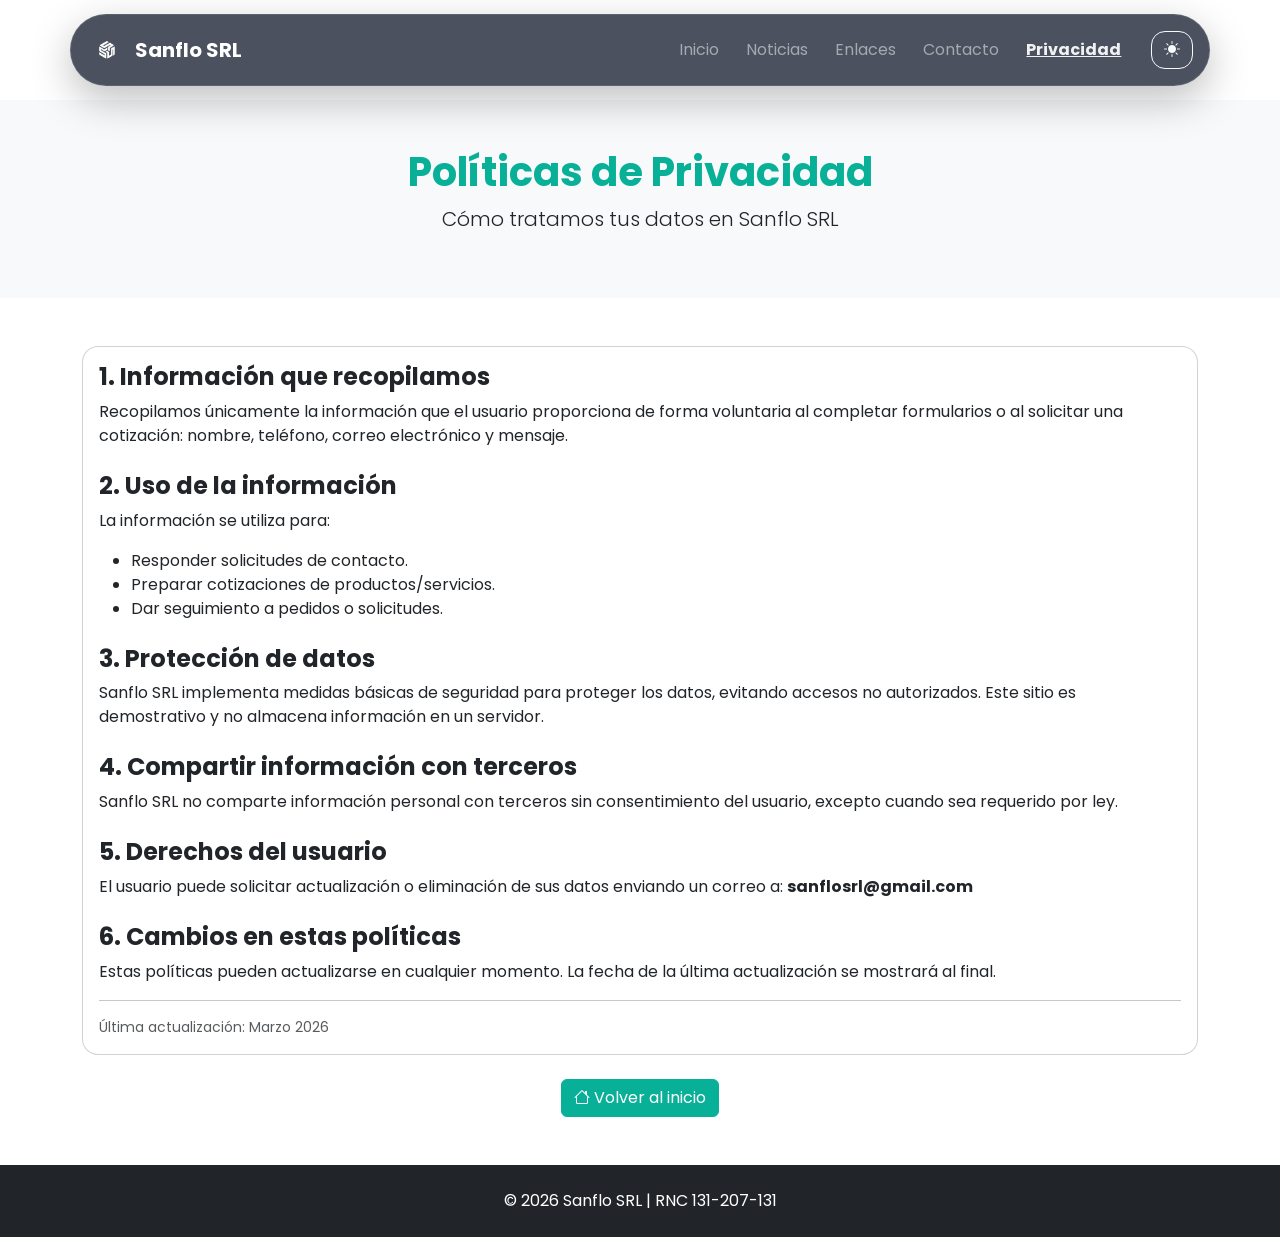
<file: privacidad.html>
<!DOCTYPE html>
<html lang="es">
<head>
  <meta charset="UTF-8">
  <meta name="viewport" content="width=device-width, initial-scale=1.0">

  <meta name="description" content="Políticas de Privacidad - Sanflo SRL">
  <meta name="keywords" content="privacidad, políticas, datos personales, sanflo srl">
  <meta name="author" content="Sanflo SRL">

  <title>Políticas de Privacidad | Sanflo SRL</title>

  <link rel="icon" type="image/png" sizes="32x32" href="assets/icons/favicon.png">
  <link rel="shortcut icon" href="assets/icons/favicon.png">

  <link href="https://cdn.jsdelivr.net/npm/bootstrap@5.3.2/dist/css/bootstrap.min.css" rel="stylesheet">
  <link href="https://cdn.jsdelivr.net/npm/bootstrap-icons/font/bootstrap-icons.css" rel="stylesheet">
  <link href="https://fonts.googleapis.com/css2?family=Poppins:wght@300;400;600;700&display=swap" rel="stylesheet">

  <link rel="stylesheet" href="css/style.css">
</head>

<body>

  <!-- NAVBAR (PILL) -->
  <nav class="navbar navbar-expand-lg navbar-dark sanflo-nav">
    <div class="container sanflo-nav-inner">

      <a class="navbar-brand d-flex align-items-center gap-2 sanflo-brand" href="index.html">
        <img src="assets/img/logo-blanco.png" alt="Sanflo SRL" height="40">
        <span class="fw-bold text-white">Sanflo SRL</span>
      </a>

      <button class="navbar-toggler" type="button" data-bs-toggle="collapse" data-bs-target="#menu" aria-controls="menu" aria-expanded="false" aria-label="Abrir menú">
        <span class="navbar-toggler-icon"></span>
      </button>

      <div class="collapse navbar-collapse" id="menu">
        <ul class="navbar-nav ms-auto">
          <li class="nav-item"><a class="nav-link sanflo-link" href="index.html">Inicio</a></li>
          <li class="nav-item"><a class="nav-link sanflo-link" href="noticias.html">Noticias</a></li>
          <li class="nav-item"><a class="nav-link sanflo-link" href="enlaces.html">Enlaces</a></li>
          <li class="nav-item"><a class="nav-link sanflo-link" href="contacto.html">Contacto</a></li>
          <li class="nav-item"><a class="nav-link sanflo-link active" href="privacidad.html">Privacidad</a></li>
        </ul>

        <button id="themeToggle" class="btn btn-outline-light ms-3 sanflo-iconbtn" type="button" aria-label="Cambiar tema">
          <i data-theme-icon class="bi bi-sun-fill"></i>
        </button>
      </div>

    </div>
  </nav>

  <!-- HEADER -->
  <section class="py-5 text-center bg-light">
    <div class="container">
      <h1 class="fw-bold text-sanflo">Políticas de Privacidad</h1>
      <p class="lead">Cómo tratamos tus datos en Sanflo SRL</p>
    </div>
  </section>

  <!-- CONTENIDO -->
  <section class="py-5">
    <div class="container">
      <div class="card rounded-4 hover-lift">
        <div class="card-body">

          <h4 class="fw-bold">1. Información que recopilamos</h4>
          <p>
            Recopilamos únicamente la información que el usuario proporciona de forma voluntaria al
            completar formularios o al solicitar una cotización: nombre, teléfono, correo electrónico
            y mensaje.
          </p>

          <h4 class="fw-bold mt-4">2. Uso de la información</h4>
          <p>La información se utiliza para:</p>
          <ul>
            <li>Responder solicitudes de contacto.</li>
            <li>Preparar cotizaciones de productos/servicios.</li>
            <li>Dar seguimiento a pedidos o solicitudes.</li>
          </ul>

          <h4 class="fw-bold mt-4">3. Protección de datos</h4>
          <p>
            Sanflo SRL implementa medidas básicas de seguridad para proteger los datos, evitando
            accesos no autorizados. Este sitio es demostrativo y no almacena información en un servidor.
          </p>

          <h4 class="fw-bold mt-4">4. Compartir información con terceros</h4>
          <p>
            Sanflo SRL no comparte información personal con terceros sin consentimiento del usuario,
            excepto cuando sea requerido por ley.
          </p>

          <h4 class="fw-bold mt-4">5. Derechos del usuario</h4>
          <p>
            El usuario puede solicitar actualización o eliminación de sus datos enviando un correo a:
            <strong>sanflosrl@gmail.com</strong>
          </p>

          <h4 class="fw-bold mt-4">6. Cambios en estas políticas</h4>
          <p>
            Estas políticas pueden actualizarse en cualquier momento. La fecha de la última actualización
            se mostrará al final.
          </p>

          <hr>
          <p class="small text-muted mb-0">
            Última actualización: Marzo 2026
          </p>

        </div>
      </div>

      <div class="text-center mt-4">
        <a href="index.html" class="btn btn-sanflo"><i class="bi bi-house"></i> Volver al inicio</a>
      </div>
    </div>
  </section>

  <!-- FOOTER -->
  <footer class="bg-dark text-white text-center p-4">
    <p class="mb-0">© 2026 Sanflo SRL | RNC 131-207-131</p>
  </footer>

  <script src="https://cdn.jsdelivr.net/npm/bootstrap@5.3.2/dist/js/bootstrap.bundle.min.js"></script>
  <script src="js/main.js"></script>
</body>
</html>
</file>
<file: css/style.css>
:root{
  --sanflo-teal:#08B098;
  --sanflo-teal-2:#50B098;
  --sanflo-gray:#F2F2F2;
  --sanflo-dark:#0f172a;
  --sanflo-dark-2:#111827;
}

html{scroll-behavior:smooth;}
body{
  font-family:'Poppins',system-ui,-apple-system,Segoe UI,Roboto,Arial,sans-serif;
  background:#fff;
}

/* Brand */
.bg-sanflo{background:var(--sanflo-teal)!important;}
.text-sanflo{color:var(--sanflo-teal)!important;}

.btn-sanflo{
  background:var(--sanflo-teal);
  border-color:var(--sanflo-teal);
  color:#fff;
}
.btn-sanflo:hover{
  background:#069b86;
  border-color:#069b86;
  color:#fff;
}

/* Sections */
.section-soft{background:var(--sanflo-gray);}

/* Hover effects */
.hover-lift{
  transition:transform .2s ease, box-shadow .2s ease;
}
.hover-lift:hover{
  transform:translateY(-4px);
  box-shadow:0 0.75rem 1.5rem rgba(0,0,0,.12);
}

.icon-pill{
  display:inline-flex;
  align-items:center;
  gap:.5rem;
  padding:.35rem .6rem;
  border-radius:999px;
  background:rgba(8,176,152,.12);
  color:var(--sanflo-teal);
  font-weight:600;
}

.badge-stock{font-weight:600;}

/* Navbar */
.navbar .nav-link{
  opacity:.92;
}
.navbar .nav-link:hover{
  opacity:1;
  text-decoration:underline;
}
.navbar .nav-link.active{
  font-weight:700;
  text-decoration:underline;
}

/* Dark mode */
body.dark{
  background:var(--sanflo-dark);
  color:#e5e7eb;
}
body.dark .navbar{
  background:var(--sanflo-dark-2)!important;
}
body.dark .bg-light{
  background:#0b1222 !important;
}
body.dark .section-soft{
  background:#0b1222;
}
body.dark .card{
  background:#0b1222;
  color:#e5e7eb;
  border-color:rgba(255,255,255,.1);
}
body.dark .list-group-item{
  background:#0b1222;
  color:#e5e7eb;
  border-color:rgba(255,255,255,.1);
}
body.dark .table{
  color:#e5e7eb;
}
body.dark .text-muted{
  color:#9ca3af !important;
}

/* Responsive */
.hero-title{font-size:2.25rem;}
@media (max-width: 576px){
  .hero-title{font-size:1.75rem;}
}

/* =========================
   Carrusel con imágenes
   ========================= */

.sanflo-slide{
  /* MISMA ALTURA del banner (no cambia el layout) */
  min-height: 220px;           /* ajusta si tu banner actual es más alto */
  position: relative;
  background-size: cover;
  background-position: center;
  background-repeat: no-repeat;
}

/* Overlay oscuro para resaltar texto */
.sanflo-slide::before{
  content:"";
  position:absolute;
  inset:0;
  background: rgba(0,0,0,.45);
}

/* Asegurar que el texto quede encima del overlay */
.sanflo-slide > *{
  position: relative;
  z-index: 1;
}

/* Resaltado del texto */
.text-shadow{
  text-shadow: 0 2px 10px rgba(0,0,0,.65);
}

/* Imágenes de cada slide */
.sanflo-slide-1{ background-image:url("../assets/img/insumos-medicos.png"); }
.sanflo-slide-2{ background-image:url("../assets/img/productos-higiene.png"); }
.sanflo-slide-3{ background-image:url("../assets/img/servicios-mantenimiento.png"); }

/* Logo circular en el hero */

.hero-logo{
  display:flex;
  justify-content:center;
  align-items:center;
}

.hero-logo img{
  width:180px;
  height:180px;
  object-fit:cover;
  border-radius:50%;
  box-shadow:0 10px 30px rgba(0,0,0,.4);
  border:4px solid rgba(255,255,255,.2);
}

/* =========================
   NAVBAR estilo "pill"
   ========================= */

.sanflo-nav{
  background: transparent !important;
  padding: 14px 0;
}

.sanflo-nav-inner{
  background: rgba(15, 23, 42, .75);
  border: 1px solid rgba(255,255,255,.10);
  border-radius: 999px;
  padding: 10px 16px;
  box-shadow: 0 14px 40px rgba(0,0,0,.25);
  backdrop-filter: blur(10px);
}

/* Logo */
.sanflo-brand{
  transition: transform .18s ease;
}

.sanflo-brand:hover{
  transform: translateY(-2px) scale(1.02);
}

/* Links */
.sanflo-link{
  border-radius: 999px;
  padding: .45rem .85rem !important;
  transition: transform .18s ease, background-color .18s ease;
}

.sanflo-link:hover{
  transform: translateY(-2px);
  background: rgba(255,255,255,.10);
  color:#fff !important;
}

/* Botones iconos */
.sanflo-iconbtn{
  border-radius:14px !important;
  transition: transform .18s ease, box-shadow .18s ease;
}

.sanflo-iconbtn:hover{
  transform: translateY(-2px);
  box-shadow:0 8px 20px rgba(0,0,0,.25);
}

.news-card-click{
  cursor: pointer;
}

.news-card-click .btn{
  pointer-events: none;
}
.sanflo-iconbtn:hover{
  transform: translateY(-2px);
  box-shadow:0 8px 20px rgba(0,0,0,.25);
}
</file>
